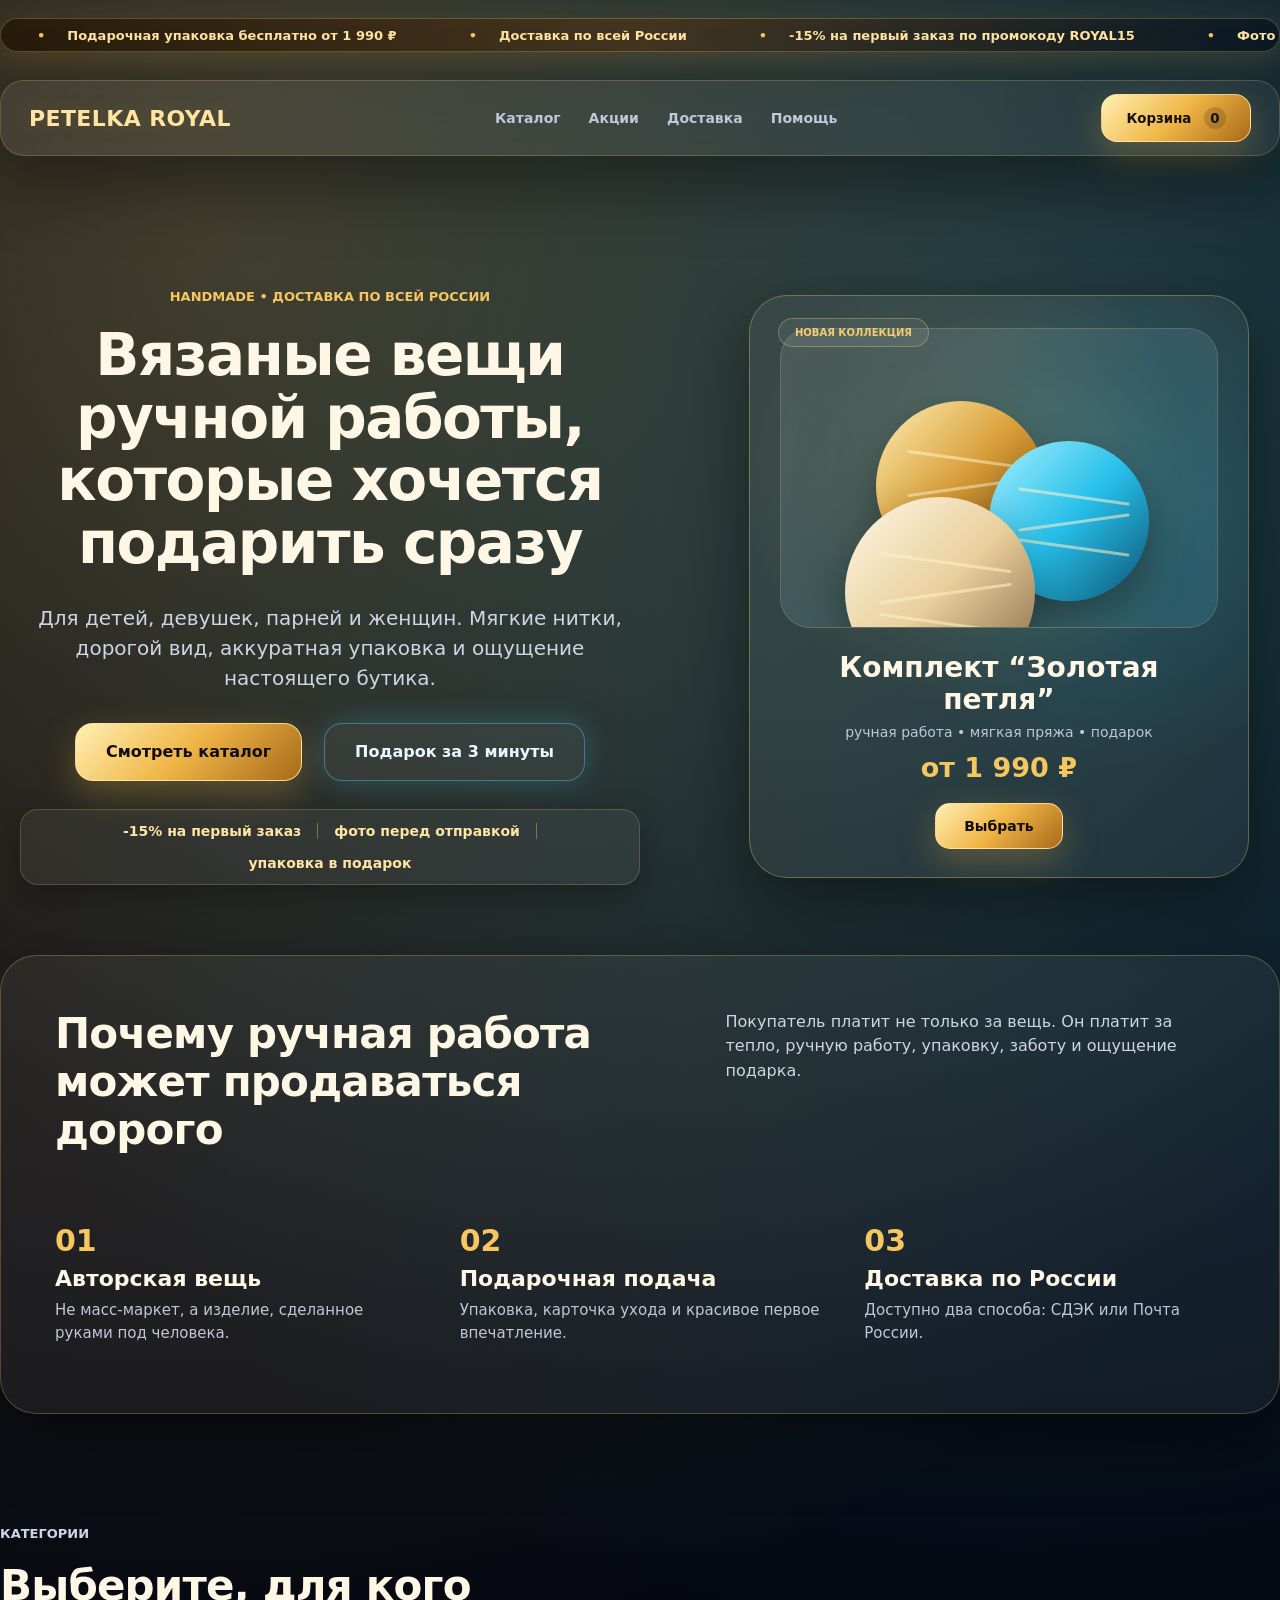
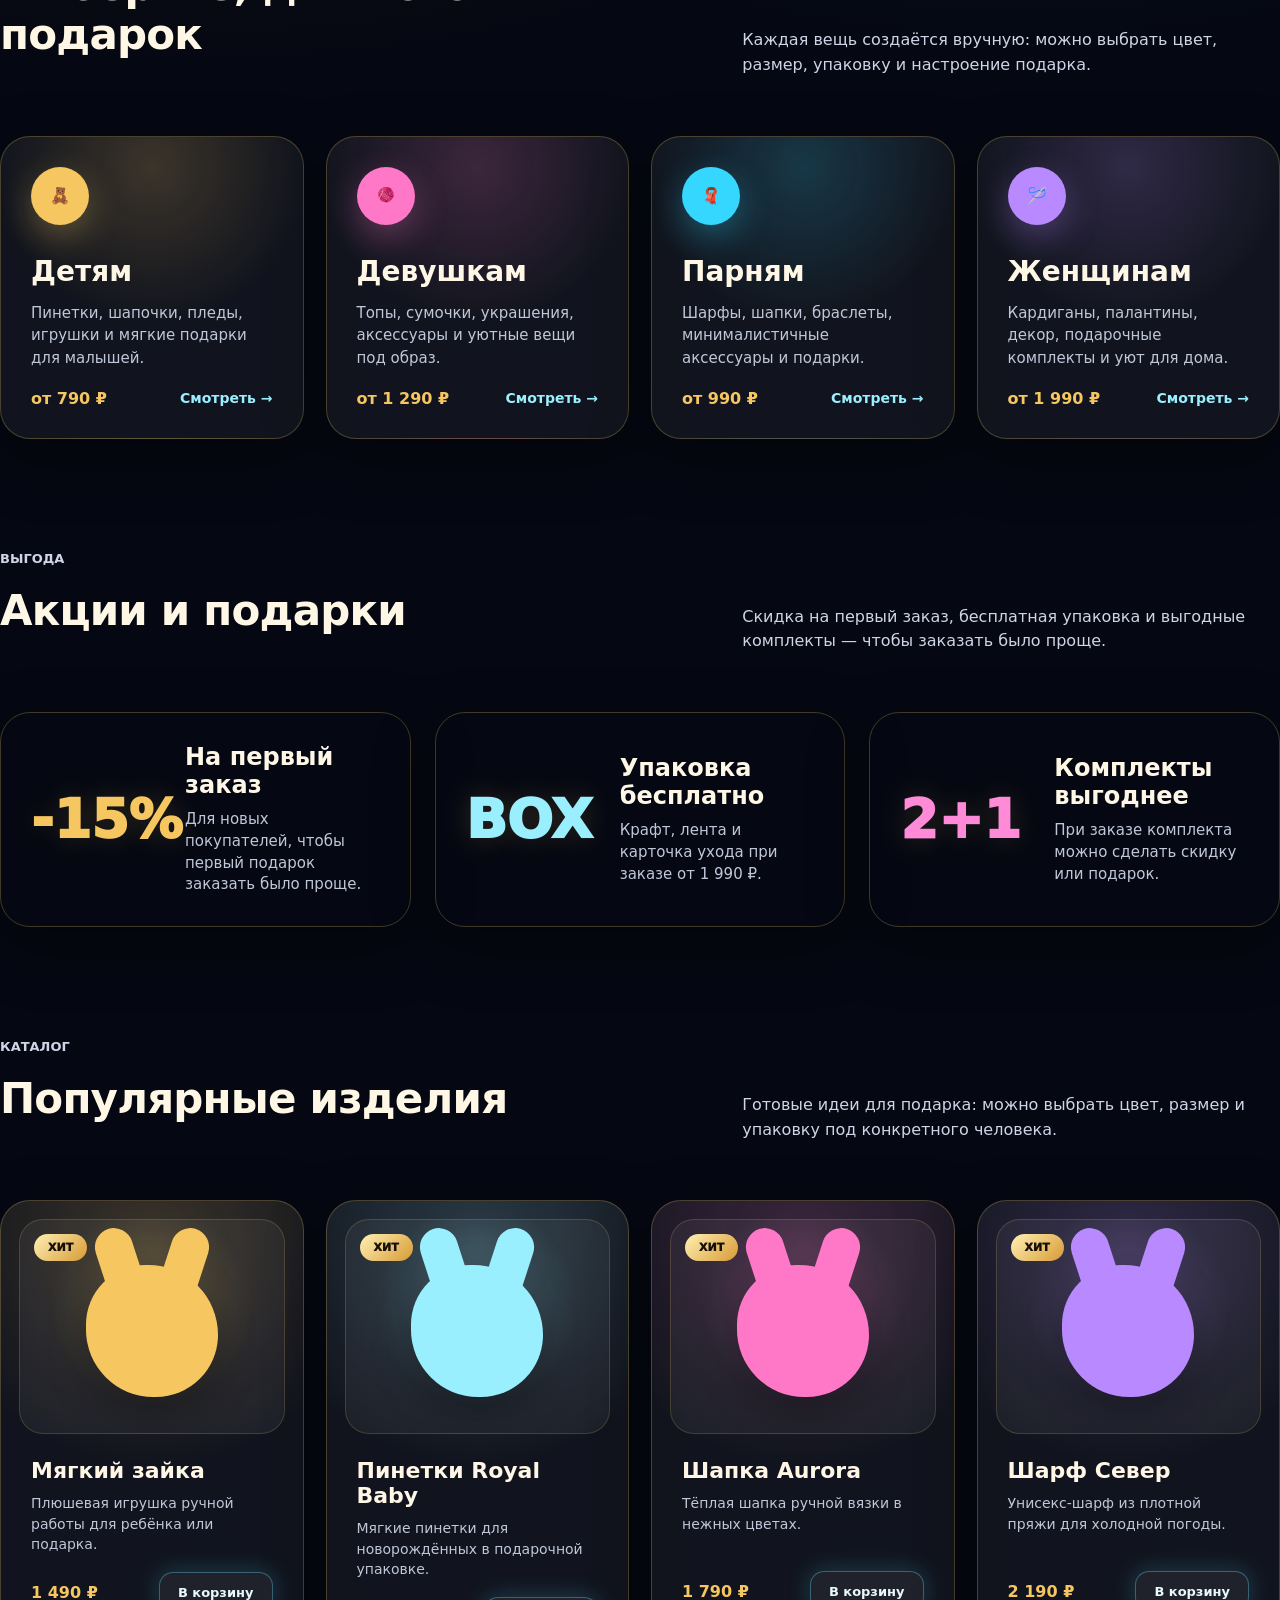
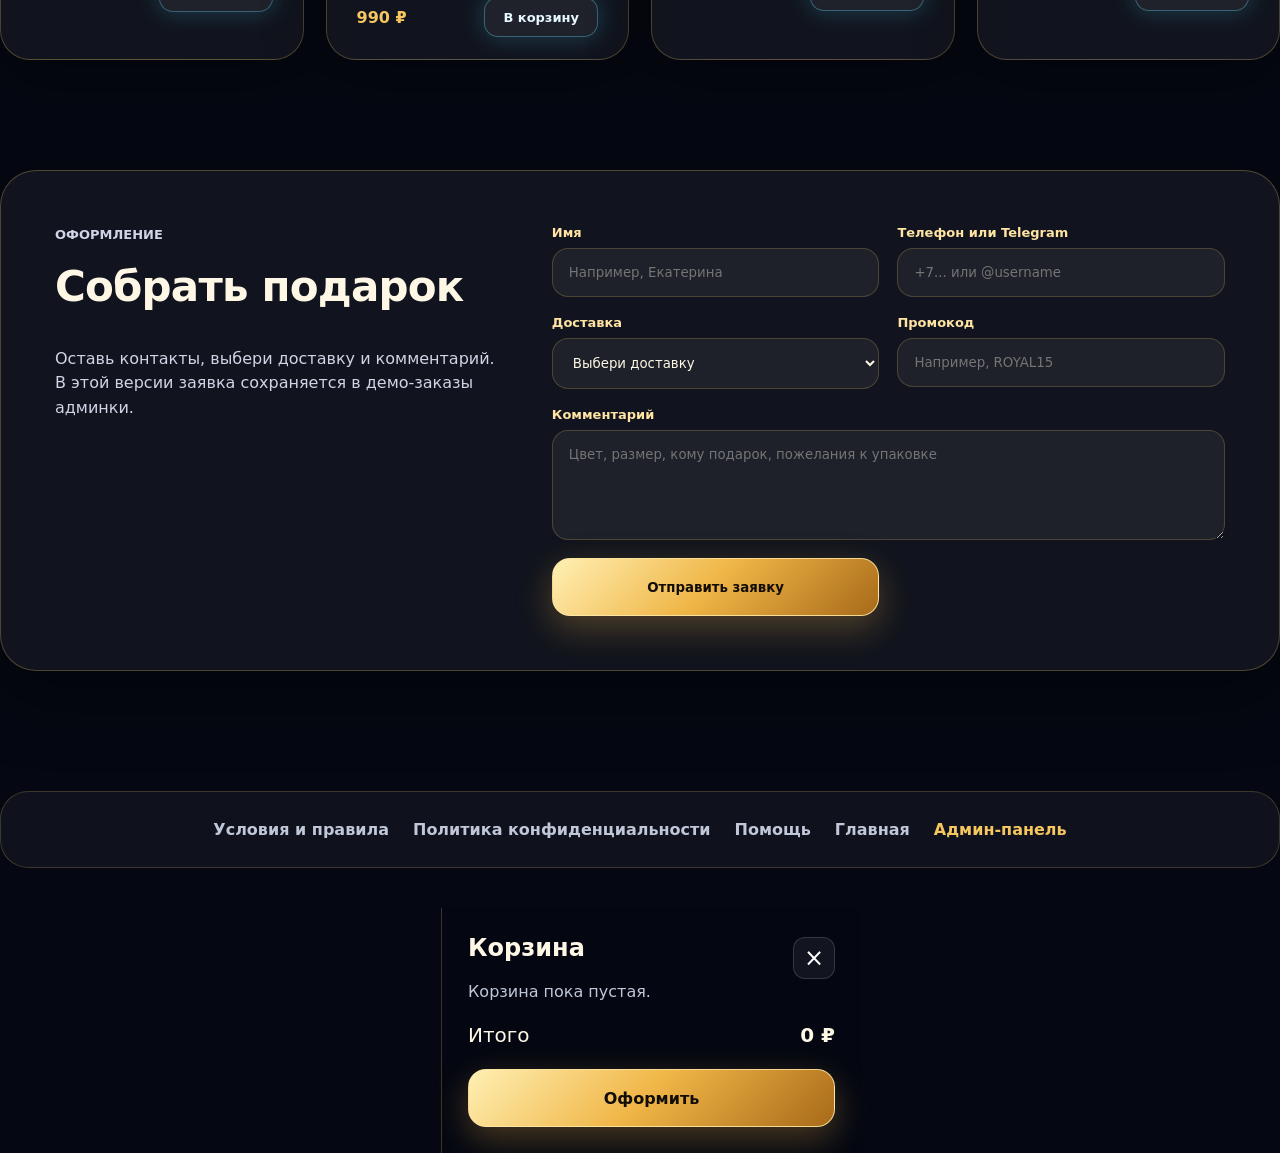
<file: index.html>
<!DOCTYPE html>
<html lang="ru">
<head>
  <meta charset="UTF-8" />
  <meta name="viewport" content="width=device-width, initial-scale=1.0" />
  <title>Petelka Royal — вязаные подарки ручной работы</title>
  <meta name="description" content="Премиальный магазин вязаных вещей ручной работы с доставкой СДЭК и Почтой России." />
  <link rel="stylesheet" href="styles.css" />
</head>
<body>
  <div class="noise"></div>

  <div class="promo-marquee" aria-label="Акции магазина">
    <div class="promo-track">
      <span>Подарочная упаковка бесплатно от 1 990 ₽</span>
      <span>Доставка по всей России</span>
      <span>-15% на первый заказ по промокоду ROYAL15</span>
      <span>Фото изделия перед отправкой</span>
      <span>Подарочная упаковка бесплатно от 1 990 ₽</span>
      <span>Доставка по всей России</span>
      <span>-15% на первый заказ по промокоду ROYAL15</span>
      <span>Фото изделия перед отправкой</span>
    </div>
  </div>

  <header class="site-header" id="home">
    <a class="logo" href="#home">PETELKA ROYAL</a>

    <nav class="desktop-nav" aria-label="Главное меню">
      <a href="#catalog">Каталог</a>
      <a href="#promos">Акции</a>
      <a href="#delivery">Доставка</a>
      <a href="#help">Помощь</a>
    </nav>

    <button class="header-cart" type="button" data-open-cart>
      Корзина <span id="cart-count">0</span>
    </button>

    <button class="burger" type="button" aria-label="Открыть меню" data-open-menu>
      <span></span><span></span><span></span>
    </button>
  </header>

  <main>
    <section class="hero section-shell">
      <div class="hero-bg hero-bg-gold"></div>
      <div class="hero-bg hero-bg-blue"></div>

      <div class="hero-content reveal">
        <p class="eyebrow">HANDMADE • ДОСТАВКА ПО ВСЕЙ РОССИИ</p>
        <h1>Вязаные вещи ручной работы, которые хочется подарить сразу</h1>
        <p class="hero-description">
          Для детей, девушек, парней и женщин. Мягкие нитки, дорогой вид,
          аккуратная упаковка и ощущение настоящего бутика.
        </p>

        <div class="hero-actions">
          <a class="btn btn-gold" href="#catalog">Смотреть каталог</a>
          <a class="btn btn-glass" href="#promos">Подарок за 3 минуты</a>
        </div>

        <div class="hero-offer">
          <span>-15% на первый заказ</span>
          <span>фото перед отправкой</span>
          <span>упаковка в подарок</span>
        </div>
      </div>

      <aside class="hero-card reveal" aria-label="Главный товар">
        <div class="hero-badge">Новая коллекция</div>
        <div class="product-visual premium-yarn">
          <div class="yarn yarn-gold"><i></i><i></i><i></i></div>
          <div class="yarn yarn-blue"><i></i><i></i><i></i></div>
          <div class="yarn yarn-cream"><i></i><i></i><i></i></div>
        </div>
        <h2>Комплект “Золотая петля”</h2>
        <p>ручная работа • мягкая пряжа • подарок</p>
        <strong>от 1 990 ₽</strong>
        <button class="btn btn-gold small" data-featured-add>Выбрать</button>
      </aside>
    </section>

    <section class="value-section section-shell reveal" id="delivery">
      <div class="value-head">
        <h2>Почему ручная работа может продаваться дорого</h2>
        <p>Покупатель платит не только за вещь. Он платит за тепло, ручную работу, упаковку, заботу и ощущение подарка.</p>
      </div>
      <div class="value-grid">
        <article>
          <span>01</span>
          <h3>Авторская вещь</h3>
          <p>Не масс-маркет, а изделие, сделанное руками под человека.</p>
        </article>
        <article>
          <span>02</span>
          <h3>Подарочная подача</h3>
          <p>Упаковка, карточка ухода и красивое первое впечатление.</p>
        </article>
        <article>
          <span>03</span>
          <h3>Доставка по России</h3>
          <p>Доступно два способа: СДЭК или Почта России.</p>
        </article>
      </div>
    </section>

    <section class="categories section-shell reveal">
      <div class="section-title-row">
        <div>
          <p class="eyebrow">КАТЕГОРИИ</p>
          <h2>Выберите, для кого подарок</h2>
        </div>
        <p>Каждая вещь создаётся вручную: можно выбрать цвет, размер, упаковку и настроение подарка.</p>
      </div>

      <div class="category-grid">
        <article class="category-card accent-gold">
          <div class="category-icon">🧸</div>
          <h3>Детям</h3>
          <p>Пинетки, шапочки, пледы, игрушки и мягкие подарки для малышей.</p>
          <div><strong>от 790 ₽</strong><a href="#catalog">Смотреть →</a></div>
        </article>
        <article class="category-card accent-pink">
          <div class="category-icon">🧶</div>
          <h3>Девушкам</h3>
          <p>Топы, сумочки, украшения, аксессуары и уютные вещи под образ.</p>
          <div><strong>от 1 290 ₽</strong><a href="#catalog">Смотреть →</a></div>
        </article>
        <article class="category-card accent-blue">
          <div class="category-icon">🧣</div>
          <h3>Парням</h3>
          <p>Шарфы, шапки, браслеты, минималистичные аксессуары и подарки.</p>
          <div><strong>от 990 ₽</strong><a href="#catalog">Смотреть →</a></div>
        </article>
        <article class="category-card accent-purple">
          <div class="category-icon">🪡</div>
          <h3>Женщинам</h3>
          <p>Кардиганы, палантины, декор, подарочные комплекты и уют для дома.</p>
          <div><strong>от 1 990 ₽</strong><a href="#catalog">Смотреть →</a></div>
        </article>
      </div>
    </section>

    <section class="promo-section section-shell reveal" id="promos">
      <div class="section-title-row">
        <div>
          <p class="eyebrow">ВЫГОДА</p>
          <h2>Акции и подарки</h2>
        </div>
        <p>Скидка на первый заказ, бесплатная упаковка и выгодные комплекты — чтобы заказать было проще.</p>
      </div>
      <div class="promo-grid" id="promo-list"></div>
    </section>

    <section class="products section-shell reveal" id="catalog">
      <div class="section-title-row">
        <div>
          <p class="eyebrow">КАТАЛОГ</p>
          <h2>Популярные изделия</h2>
        </div>
        <p>Готовые идеи для подарка: можно выбрать цвет, размер и упаковку под конкретного человека.</p>
      </div>

      <div class="product-grid" id="product-list"></div>
    </section>

    <section class="order-section section-shell reveal" id="order">
      <div class="order-card">
        <div>
          <p class="eyebrow">ОФОРМЛЕНИЕ</p>
          <h2>Собрать подарок</h2>
          <p>Оставь контакты, выбери доставку и комментарий. В этой версии заявка сохраняется в демо-заказы админки.</p>
        </div>

        <form id="order-form">
          <label>
            Имя
            <input required name="name" placeholder="Например, Екатерина" />
          </label>
          <label>
            Телефон или Telegram
            <input required name="contact" placeholder="+7... или @username" />
          </label>
          <label>
            Доставка
            <select required name="delivery">
              <option value="">Выбери доставку</option>
              <option value="СДЭК">СДЭК</option>
              <option value="Почта России">Почта России</option>
            </select>
          </label>
          <label>
            Промокод
            <input name="promo" placeholder="Например, ROYAL15" />
          </label>
          <label class="wide">
            Комментарий
            <textarea name="comment" placeholder="Цвет, размер, кому подарок, пожелания к упаковке"></textarea>
          </label>
          <button class="btn btn-gold" type="submit">Отправить заявку</button>
        </form>
      </div>
    </section>
  </main>

  <footer class="site-footer">
    <a href="#terms" data-open-modal="terms">Условия и правила</a>
    <a href="#privacy" data-open-modal="privacy">Политика конфиденциальности</a>
    <a href="#help" data-open-modal="help">Помощь</a>
    <a href="#home">Главная</a>
    <a href="admin.html" class="admin-link">Админ-панель</a>
  </footer>

  <div class="mobile-menu" id="mobile-menu">
    <button type="button" aria-label="Закрыть меню" data-close-menu>×</button>
    <a href="#catalog">Каталог</a>
    <a href="#promos">Акции</a>
    <a href="#delivery">Доставка</a>
    <a href="#help" data-open-modal="help">Помощь</a>
    <a href="admin.html">Админ-панель</a>
  </div>

  <aside class="cart-drawer" id="cart-drawer" aria-label="Корзина">
    <div class="cart-head">
      <h2>Корзина</h2>
      <button type="button" data-close-cart>×</button>
    </div>
    <div id="cart-items"></div>
    <div class="cart-total">
      <span>Итого</span>
      <strong id="cart-total">0 ₽</strong>
    </div>
    <a class="btn btn-gold full" href="#order" data-close-cart>Оформить</a>
  </aside>

  <div class="modal" id="content-modal">
    <div class="modal-card">
      <button type="button" class="modal-close" data-close-modal>×</button>
      <div id="modal-content"></div>
    </div>
  </div>

  <script src="app.js"></script>
</body>
</html>
</file>
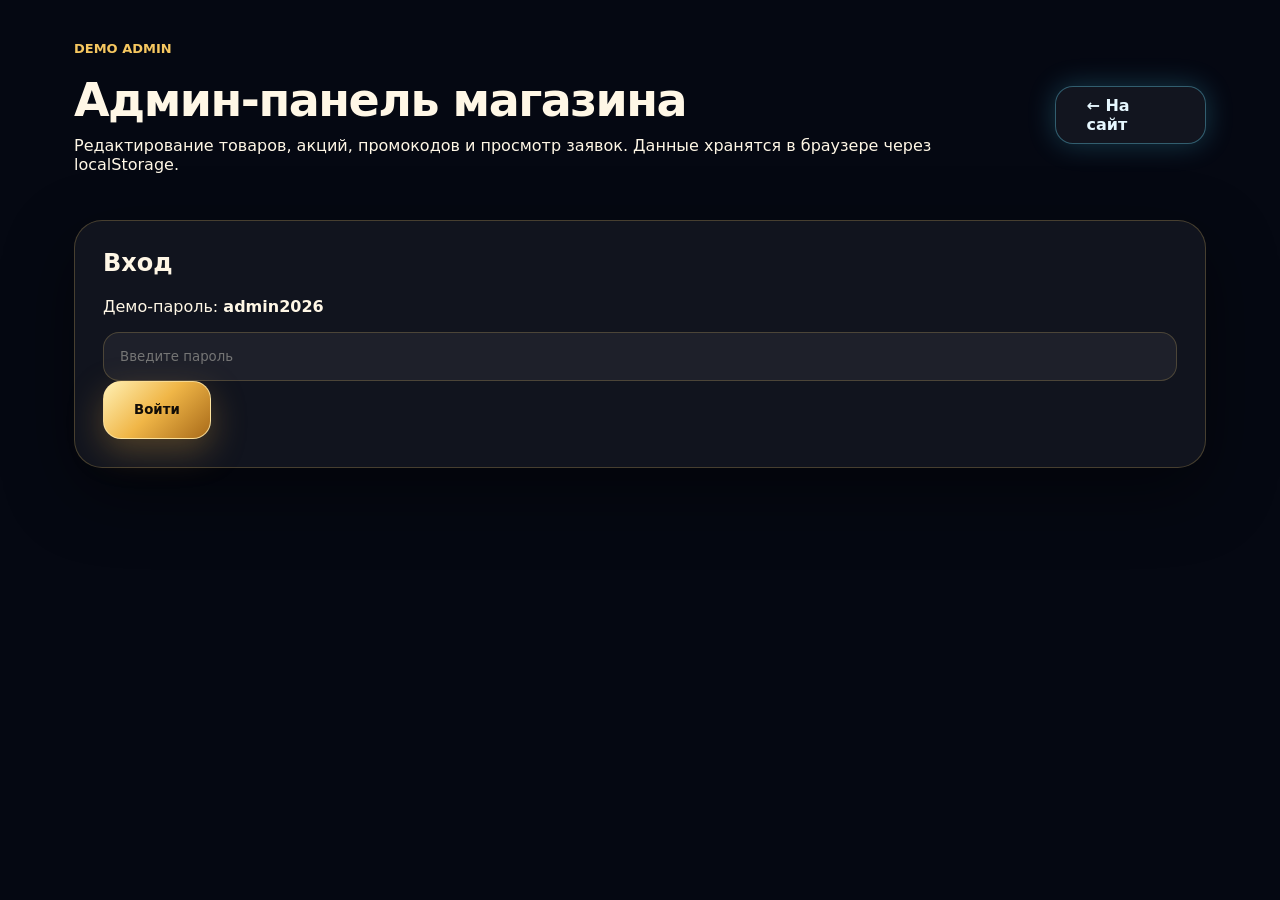
<file: admin.html>
<!DOCTYPE html>
<html lang="ru">
<head>
  <meta charset="UTF-8" />
  <meta name="viewport" content="width=device-width, initial-scale=1.0" />
  <title>Админ-панель — Petelka Royal</title>
  <link rel="stylesheet" href="styles.css" />
</head>
<body class="admin-body">
  <div class="admin-shell">
    <header class="admin-header">
      <div>
        <p class="eyebrow">DEMO ADMIN</p>
        <h1>Админ-панель магазина</h1>
        <p>Редактирование товаров, акций, промокодов и просмотр заявок. Данные хранятся в браузере через localStorage.</p>
      </div>
      <a class="btn btn-glass" href="index.html">← На сайт</a>
    </header>

    <section class="admin-login" id="admin-login">
      <h2>Вход</h2>
      <p>Демо-пароль: <strong>admin2026</strong></p>
      <input id="admin-password" type="password" placeholder="Введите пароль" />
      <button class="btn btn-gold" id="login-btn">Войти</button>
    </section>

    <main class="admin-panel hidden" id="admin-panel">
      <section class="admin-block">
        <div class="admin-block-head">
          <h2>Товары</h2>
          <button class="btn btn-gold small" id="add-product">Добавить товар</button>
        </div>
        <div id="admin-products"></div>
      </section>

      <section class="admin-block">
        <div class="admin-block-head">
          <h2>Акции</h2>
          <button class="btn btn-gold small" id="add-promo">Добавить акцию</button>
        </div>
        <div id="admin-promos"></div>
      </section>

      <section class="admin-block">
        <div class="admin-block-head">
          <h2>Промокоды</h2>
          <button class="btn btn-gold small" id="add-coupon">Добавить промокод</button>
        </div>
        <div id="admin-coupons"></div>
      </section>

      <section class="admin-block">
        <div class="admin-block-head">
          <h2>Заказы / заявки</h2>
          <button class="btn btn-glass small" id="clear-orders">Очистить заявки</button>
        </div>
        <div id="admin-orders"></div>
      </section>
    </main>
  </div>

  <script src="admin.js"></script>
</body>
</html>
</file>
<file: styles.css>
:root{
  --bg:#050812;
  --panel:#101421;
  --panel2:#151a2b;
  --gold:#F6C760;
  --gold2:#D79B35;
  --cream:#FFF7E6;
  --muted:#BFC7D9;
  --blue:#35D7FF;
  --pink:#FF78C8;
  --purple:#B98AFF;
  --line:rgba(241,199,107,.28);
  --shadow:0 24px 70px rgba(0,0,0,.45);
}

*{box-sizing:border-box}
html{scroll-behavior:smooth}
body{
  margin:0;
  font-family:Inter,ui-sans-serif,system-ui,-apple-system,BlinkMacSystemFont,"Segoe UI",Arial,sans-serif;
  background:
    radial-gradient(circle at 16% 5%, rgba(217,167,75,.28), transparent 34%),
    radial-gradient(circle at 80% 10%, rgba(35,207,255,.22), transparent 30%),
    var(--bg);
  color:var(--cream);
  overflow-x:hidden;
}

a{color:inherit;text-decoration:none}
button,input,select,textarea{font-family:inherit}
.noise{
  position:fixed; inset:0; pointer-events:none; z-index:0;
  background-image:linear-gradient(rgba(255,255,255,.025) 1px, transparent 1px),linear-gradient(90deg,rgba(255,255,255,.02) 1px,transparent 1px);
  background-size:46px 46px;
  opacity:.18;
}
body>*:not(.noise){position:relative; z-index:1}

.promo-marquee{
  max-width:1280px;
  margin:18px auto 0;
  height:34px;
  overflow:hidden;
  border:1px solid rgba(241,199,107,.28);
  border-radius:999px;
  background:linear-gradient(90deg,rgba(37,26,10,.9),rgba(81,51,19,.58),rgba(6,18,31,.72));
  box-shadow:0 8px 28px rgba(200,149,61,.18);
}
.promo-track{
  display:flex; width:max-content; height:100%; align-items:center;
  animation:marquee 28s linear infinite;
}
.promo-track span{
  padding:0 36px;
  color:#FFE4A3;
  font-size:13px;
  font-weight:800;
  white-space:nowrap;
}
.promo-track span::before{content:"•"; margin-right:22px; color:var(--gold)}
@keyframes marquee{from{transform:translateX(0)}to{transform:translateX(-50%)}}

.site-header{
  max-width:1280px; height:76px; margin:16px auto 0; padding:0 28px;
  display:flex; align-items:center; justify-content:space-between; gap:22px;
  border-radius:24px;
  background:linear-gradient(90deg,rgba(255,255,255,.07),rgba(255,255,255,.045));
  border:1px solid rgba(241,199,107,.22);
  box-shadow:var(--shadow);
  backdrop-filter:blur(18px);
  position:sticky; top:12px; z-index:20;
}
.logo{
  font-weight:900;
  letter-spacing:.4px;
  font-size:22px;
  color:#FFE4A3;
  text-shadow:0 0 24px rgba(246,199,96,.18);
}
.desktop-nav{display:flex; gap:28px; color:var(--muted); font-size:14px; font-weight:700}
.desktop-nav a:hover{color:#FFE4A3}
.header-cart{
  border:1px solid rgba(255,231,164,.75);
  color:#17100A;
  border-radius:16px;
  height:48px;
  padding:0 24px;
  font-weight:900;
  cursor:pointer;
  background:linear-gradient(135deg,#FFF0B4,#F0B647,#A86A19);
  box-shadow:0 12px 34px rgba(200,149,61,.35);
}
.header-cart span{
  display:inline-flex; margin-left:8px; min-width:22px; height:22px; justify-content:center; align-items:center;
  border-radius:999px; background:rgba(0,0,0,.15)
}
.burger{display:none;background:rgba(255,255,255,.06);border:1px solid rgba(241,199,107,.25);border-radius:12px;width:42px;height:42px}
.burger span{display:block;width:18px;height:2px;background:#FFE4A3;margin:4px auto;border-radius:999px}

.section-shell{max-width:1280px;margin:0 auto}
.hero{
  min-height:690px;
  padding:86px 0 70px;
  display:grid;
  grid-template-columns:1.08fr .92fr;
  align-items:center;
  gap:58px;
}
.hero-content{text-align:center; max-width:690px}
.eyebrow{
  color:var(--gold);
  font-size:13px;
  line-height:18px;
  font-weight:900;
  text-transform:uppercase;
  margin:0 0 18px;
}
h1,h2,h3,p{margin-top:0}
h1{
  font-size:58px;
  line-height:1.08;
  margin-bottom:28px;
  letter-spacing:-1.5px;
}
.hero-description{
  color:#CFD5E6;
  font-size:20px;
  line-height:1.5;
  max-width:590px;
  margin:0 auto 30px;
}
.hero-actions{display:flex; justify-content:center; gap:22px; flex-wrap:wrap}
.btn{
  border:0; cursor:pointer;
  display:inline-flex; justify-content:center; align-items:center;
  min-height:58px; padding:0 30px;
  border-radius:18px;
  font-weight:900;
  transition:.25s transform,.25s filter,.25s box-shadow;
}
.btn:hover{transform:translateY(-2px);filter:brightness(1.08)}
.btn-gold{
  color:#120D07;
  background:linear-gradient(135deg,#FFF0B4,#F0B647 48%,#A86A19);
  border:1px solid rgba(255,231,164,.85);
  box-shadow:0 12px 34px rgba(200,149,61,.35);
}
.btn-glass{
  color:#E7F8FF;
  background:rgba(255,255,255,.055);
  border:1px solid rgba(107,223,255,.36);
  box-shadow:0 0 28px rgba(75,215,255,.24);
}
.btn.small{min-height:46px;padding:0 28px;border-radius:15px;font-size:14px}
.btn.full{width:100%}

.hero-offer{
  margin:28px auto 0;
  max-width:620px;
  min-height:54px;
  padding:13px 18px;
  border-radius:18px;
  color:#FFE4A3;
  display:flex; align-items:center; justify-content:center; gap:16px; flex-wrap:wrap;
  font-size:14px; font-weight:800;
  background:rgba(255,255,255,.05);
  border:1px solid rgba(241,199,107,.22);
  box-shadow:0 12px 34px rgba(0,0,0,.3);
}
.hero-offer span:not(:last-child)::after{content:""; margin-left:16px; border-left:1px solid rgba(255,228,163,.35)}

.hero-card{
  width:min(100%,500px);
  justify-self:center;
  padding:32px 30px 28px;
  border-radius:38px;
  background:
    radial-gradient(circle at 45% 32%,rgba(217,167,75,.18),transparent 48%),
    radial-gradient(circle at 72% 38%,rgba(36,207,255,.15),transparent 50%),
    rgba(255,255,255,.05);
  border:1px solid rgba(241,199,107,.35);
  box-shadow:var(--shadow);
  text-align:center;
  position:relative;
}
.hero-badge{
  position:absolute; top:22px; left:28px;
  padding:8px 16px;
  border-radius:999px;
  color:var(--gold);
  font-size:10px;
  font-weight:900;
  text-transform:uppercase;
  background:rgba(255,255,255,.07);
  border:1px solid rgba(241,199,107,.35);
}
.product-visual{
  height:300px;
  border-radius:30px;
  background:linear-gradient(145deg,rgba(255,255,255,.08),rgba(53,215,255,.11));
  border:1px solid rgba(241,199,107,.22);
  position:relative;
  overflow:hidden;
  box-shadow:inset 0 0 70px rgba(255,255,255,.05);
}
.yarn{
  position:absolute;
  border-radius:50%;
  box-shadow:0 18px 44px rgba(0,0,0,.35);
}
.yarn i{
  position:absolute;
  left:18%;
  right:12%;
  height:3px;
  border-radius:999px;
  background:rgba(255,243,201,.55);
  transform:rotate(8deg);
}
.yarn i:nth-child(1){top:34%}.yarn i:nth-child(2){top:50%;transform:rotate(-8deg)}.yarn i:nth-child(3){top:66%}
.yarn-gold{width:170px;height:170px;left:95px;top:72px;background:linear-gradient(135deg,#FFF0B4,#D79B35,#8B5B18)}
.yarn-blue{width:160px;height:160px;right:68px;top:112px;background:linear-gradient(135deg,#A8F1FF,#26BFEA,#0D5371)}
.yarn-cream{width:190px;height:190px;left:64px;top:168px;background:linear-gradient(135deg,#FFF7E8,#E9CF9B,#7E6240)}
.hero-card h2{margin:24px 0 8px;font-size:28px;line-height:1.15}
.hero-card p{color:var(--muted);font-size:14px;margin-bottom:12px}
.hero-card strong{display:block;color:var(--gold);font-size:27px;margin-bottom:20px}

.value-section,.order-card{
  padding:54px;
  border-radius:36px;
  background:rgba(255,255,255,.05);
  border:1px solid var(--line);
  box-shadow:var(--shadow);
}
.value-head{
  display:grid;
  grid-template-columns:1.1fr .9fr;
  gap:60px;
  align-items:start;
  margin-bottom:34px;
}
.value-head h2,.section-title-row h2,.order-card h2{
  font-size:42px;
  line-height:1.15;
  letter-spacing:-.8px;
}
.value-head p,.section-title-row p,.order-card p{color:#CFD5E6;line-height:1.55}
.value-grid{
  display:grid;
  grid-template-columns:repeat(3,1fr);
  gap:44px;
}
.value-grid span{
  color:var(--gold);
  font-size:30px;
  font-weight:900;
}
.value-grid h3{font-size:22px;margin:8px 0}
.value-grid p{color:var(--muted);font-size:15px;line-height:1.5}

.categories,.promo-section,.products,.order-section{padding-top:110px}
.section-title-row{
  display:grid;
  grid-template-columns:1fr .8fr;
  gap:70px;
  align-items:end;
  margin-bottom:42px;
}
.category-grid,.product-grid{
  display:grid;
  grid-template-columns:repeat(4,1fr);
  gap:22px;
}
.category-card,.product-card,.promo-card{
  position:relative;
  overflow:hidden;
  border-radius:30px;
  padding:30px;
  background:
    radial-gradient(circle at 50% 10%,rgba(var(--accent-rgb),.18),transparent 50%),
    rgba(255,255,255,.05);
  border:1px solid rgba(241,199,107,.25);
  box-shadow:0 20px 60px rgba(0,0,0,.38);
}
.category-icon{
  width:58px;height:58px;border-radius:50%;
  display:flex;align-items:center;justify-content:center;
  background:rgb(var(--accent-rgb));
  color:#17100A;
  box-shadow:0 12px 34px rgba(var(--accent-rgb),.32);
  margin-bottom:30px;
}
.category-card h3{font-size:28px;margin-bottom:14px}
.category-card p{color:var(--muted);font-size:15px;line-height:1.5;min-height:72px}
.category-card div:last-child{display:flex;align-items:center;justify-content:space-between;gap:12px}
.category-card strong,.product-card strong{color:var(--gold)}
.category-card a{color:#9AEFFF;font-weight:900;font-size:14px}
.accent-gold{--accent-rgb:246,199,96}
.accent-pink{--accent-rgb:255,120,200}
.accent-blue{--accent-rgb:53,215,255}
.accent-purple{--accent-rgb:185,138,255}

.promo-grid{display:grid;grid-template-columns:repeat(3,1fr);gap:24px}
.promo-card{
  display:grid;
  grid-template-columns:130px 1fr;
  gap:24px;
  min-height:190px;
  align-items:center;
}
.promo-card .big{
  font-size:54px;
  line-height:1;
  font-weight:1000;
  color:var(--promo-color,var(--gold));
  text-shadow:0 0 28px rgba(246,199,96,.18);
}
.promo-card h3{font-size:24px;margin-bottom:10px}
.promo-card p{color:var(--muted);font-size:15px;line-height:1.45;margin:0}

.product-card{padding:18px}
.product-image{
  height:215px;
  border-radius:24px;
  background:radial-gradient(circle at 50% 40%,rgba(var(--accent-rgb),.2),transparent 55%),rgba(255,255,255,.05);
  border:1px solid rgba(241,199,107,.18);
  position:relative;
  overflow:hidden;
  margin-bottom:24px;
}
.hit{
  position:absolute;left:14px;top:14px;z-index:2;
  padding:7px 14px;border-radius:999px;
  font-size:11px;font-weight:1000;color:#17100A;
  background:linear-gradient(135deg,#FFF0B4,#D79B35);
}
.toy-shape{
  position:absolute;left:50%;top:52%;
  width:132px;height:132px;transform:translate(-50%,-50%);
  background:rgb(var(--accent-rgb));
  border-radius:46% 54% 48% 52%;
  box-shadow:0 16px 40px rgba(0,0,0,.32);
}
.toy-shape::before,.toy-shape::after{
  content:""; position:absolute; top:-38px; width:38px; height:84px;
  border-radius:40px; background:inherit;
}
.toy-shape::before{left:16px;transform:rotate(-18deg)}
.toy-shape::after{right:16px;transform:rotate(18deg)}
.product-card h3{font-size:22px;margin:0 12px 10px}
.product-card p{color:var(--muted);font-size:14px;line-height:1.45;margin:0 12px 18px;min-height:60px}
.product-bottom{display:flex;align-items:center;justify-content:space-between;margin:0 12px 4px}
.add-to-cart{
  min-height:40px;padding:0 18px;border-radius:14px;
  color:#E7F8FF;background:rgba(255,255,255,.06);
  border:1px solid rgba(107,223,255,.35);
  font-size:13px;font-weight:900;cursor:pointer;
  box-shadow:0 0 24px rgba(75,215,255,.24);
}

.order-card{display:grid;grid-template-columns:.8fr 1.2fr;gap:48px}
form{display:grid;grid-template-columns:repeat(2,1fr);gap:18px}
label{display:flex;flex-direction:column;gap:8px;color:#FFE4A3;font-weight:800;font-size:13px}
label.wide{grid-column:1/-1}
input,select,textarea{
  width:100%;
  border:1px solid rgba(241,199,107,.22);
  border-radius:16px;
  background:rgba(255,255,255,.055);
  color:var(--cream);
  padding:16px;
  outline:none;
}
textarea{min-height:110px;resize:vertical}
option{background:#0d1220}

.site-footer{
  max-width:1280px;
  margin:120px auto 40px;
  padding:28px;
  display:flex;gap:24px;flex-wrap:wrap;justify-content:center;
  border-radius:28px;
  background:rgba(255,255,255,.045);
  border:1px solid rgba(241,199,107,.2);
}
.site-footer a{color:var(--muted);font-weight:800}
.site-footer a:hover{color:#FFE4A3}
.admin-link{color:var(--gold)!important}

.cart-drawer,.mobile-menu,.modal{
  position:fixed; z-index:50;
  background:rgba(5,8,18,.92);
  backdrop-filter:blur(20px);
}
.cart-drawer{
  top:0;right:0;height:100%;width:min(420px,100%);
  transform:translateX(105%);
  transition:.25s transform;
  border-left:1px solid rgba(241,199,107,.24);
  padding:26px;
}
.cart-drawer.open{transform:translateX(0)}
.cart-head{display:flex;justify-content:space-between;align-items:center}
.cart-head button,.mobile-menu button,.modal-close{
  background:rgba(255,255,255,.06);color:#fff;border:1px solid rgba(255,255,255,.15);
  width:42px;height:42px;border-radius:12px;font-size:24px;cursor:pointer;
}
.cart-item{display:grid;grid-template-columns:1fr auto;gap:12px;padding:18px 0;border-bottom:1px solid rgba(255,255,255,.08)}
.cart-item button{background:transparent;border:0;color:#FF8AD8;cursor:pointer;font-weight:900}
.cart-total{display:flex;justify-content:space-between;margin:22px 0;font-size:20px}

.mobile-menu{
  inset:0;display:none;flex-direction:column;align-items:center;justify-content:center;gap:26px;
}
.mobile-menu.open{display:flex}
.mobile-menu a{font-size:24px;font-weight:900}

.modal{inset:0;display:none;align-items:center;justify-content:center;padding:20px}
.modal.open{display:flex}
.modal-card{
  max-width:760px;max-height:86vh;overflow:auto;
  padding:34px;border-radius:30px;
  background:#0c1020;border:1px solid rgba(241,199,107,.28);box-shadow:var(--shadow)
}
.modal-close{float:right}
.modal-card h2{font-size:34px}
.modal-card p,.modal-card li{color:var(--muted);line-height:1.6}

.reveal{opacity:0;transform:translateY(24px);transition:.7s ease}
.reveal.visible{opacity:1;transform:translateY(0)}

.admin-body{background:var(--bg)}
.admin-shell{max-width:1180px;margin:0 auto;padding:40px 24px}
.admin-header{display:flex;justify-content:space-between;gap:24px;align-items:center;margin-bottom:30px}
.admin-header h1{font-size:46px;margin:0 0 10px}
.admin-login,.admin-block{
  padding:28px;border-radius:28px;background:rgba(255,255,255,.05);
  border:1px solid rgba(241,199,107,.24);box-shadow:var(--shadow);margin-bottom:24px
}
.hidden{display:none!important}
.admin-block-head{display:flex;justify-content:space-between;gap:18px;align-items:center;margin-bottom:18px}
.admin-row{
  display:grid;grid-template-columns:repeat(6,1fr) auto;gap:10px;align-items:end;
  padding:14px;border:1px solid rgba(255,255,255,.08);border-radius:18px;margin-bottom:12px
}
.admin-row input,.admin-row textarea{padding:10px;border-radius:12px}
.admin-row textarea{min-height:46px}
.admin-row button{min-height:40px;border-radius:12px}
.admin-order{padding:16px;border:1px solid rgba(255,255,255,.08);border-radius:18px;margin-bottom:12px}
.admin-order pre{white-space:pre-wrap;color:var(--muted)}

@media (max-width: 900px){
  .promo-marquee,.site-header,.section-shell,.site-footer{max-width:calc(100% - 48px)}
  .desktop-nav{display:none}
  .burger{display:block}
  .hero{grid-template-columns:1fr;gap:40px;padding-top:62px}
  h1{font-size:48px}
  .value-head,.section-title-row,.order-card{grid-template-columns:1fr;text-align:center}
  .value-grid{grid-template-columns:repeat(3,1fr);gap:24px}
  .category-grid,.product-grid{grid-template-columns:repeat(2,1fr)}
  .promo-grid{grid-template-columns:1fr}
}

@media (max-width: 560px){
  .promo-marquee{max-width:342px;margin-top:14px}
  .promo-track span{font-size:12px;padding:0 22px}
  .site-header{max-width:342px;height:58px;margin-top:12px;padding:0 14px;border-radius:20px}
  .logo{font-size:14px}
  .header-cart{display:none}
  .section-shell,.site-footer{max-width:342px}
  .hero{min-height:auto;padding:44px 0 56px}
  h1{font-size:32px;line-height:1.18;letter-spacing:-.8px}
  .hero-description{font-size:15px;line-height:1.55}
  .hero-actions{flex-direction:column}
  .btn{width:100%;min-height:56px}
  .hero-offer{font-size:12px}
  .hero-offer span:not(:last-child)::after{display:none}
  .hero-card{padding:24px 18px;border-radius:28px}
  .product-visual{height:230px}
  .yarn-gold{width:126px;height:126px;left:62px;top:58px}
  .yarn-blue{width:120px;height:120px;right:40px;top:94px}
  .yarn-cream{width:145px;height:145px;left:42px;top:132px}
  .hero-card h2{font-size:22px}
  .value-section,.order-card{padding:28px 20px;border-radius:28px}
  .value-head h2,.section-title-row h2,.order-card h2{font-size:30px}
  .value-grid{grid-template-columns:1fr;text-align:left}
  .categories,.promo-section,.products,.order-section{padding-top:78px}
  .section-title-row{gap:16px;margin-bottom:28px}
  .category-grid,.product-grid{grid-template-columns:1fr}
  .category-card{padding:26px}
  .promo-card{grid-template-columns:1fr;text-align:center}
  .product-card{padding:16px}
  form{grid-template-columns:1fr}
  .site-footer{margin-top:80px;flex-direction:column;text-align:center}
  .admin-header{flex-direction:column;align-items:flex-start}
  .admin-row{grid-template-columns:1fr}
}
</file>
